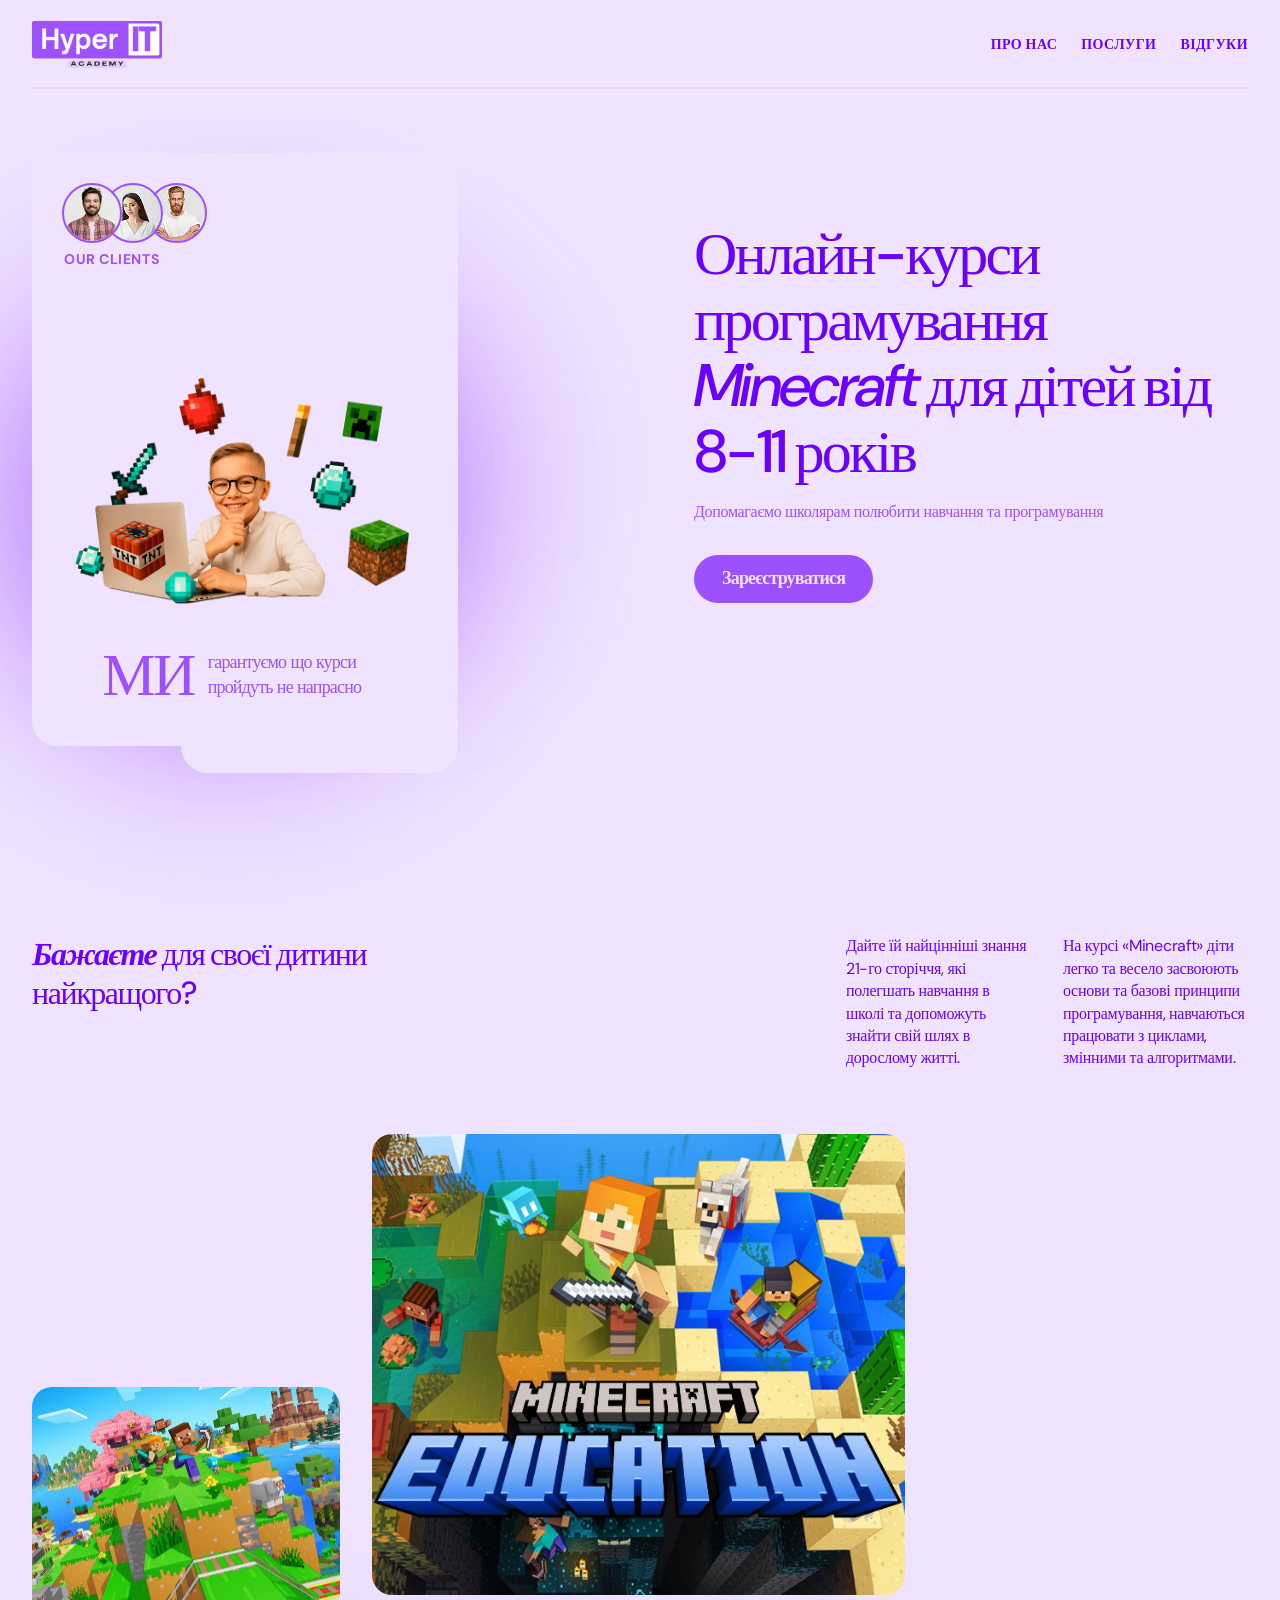
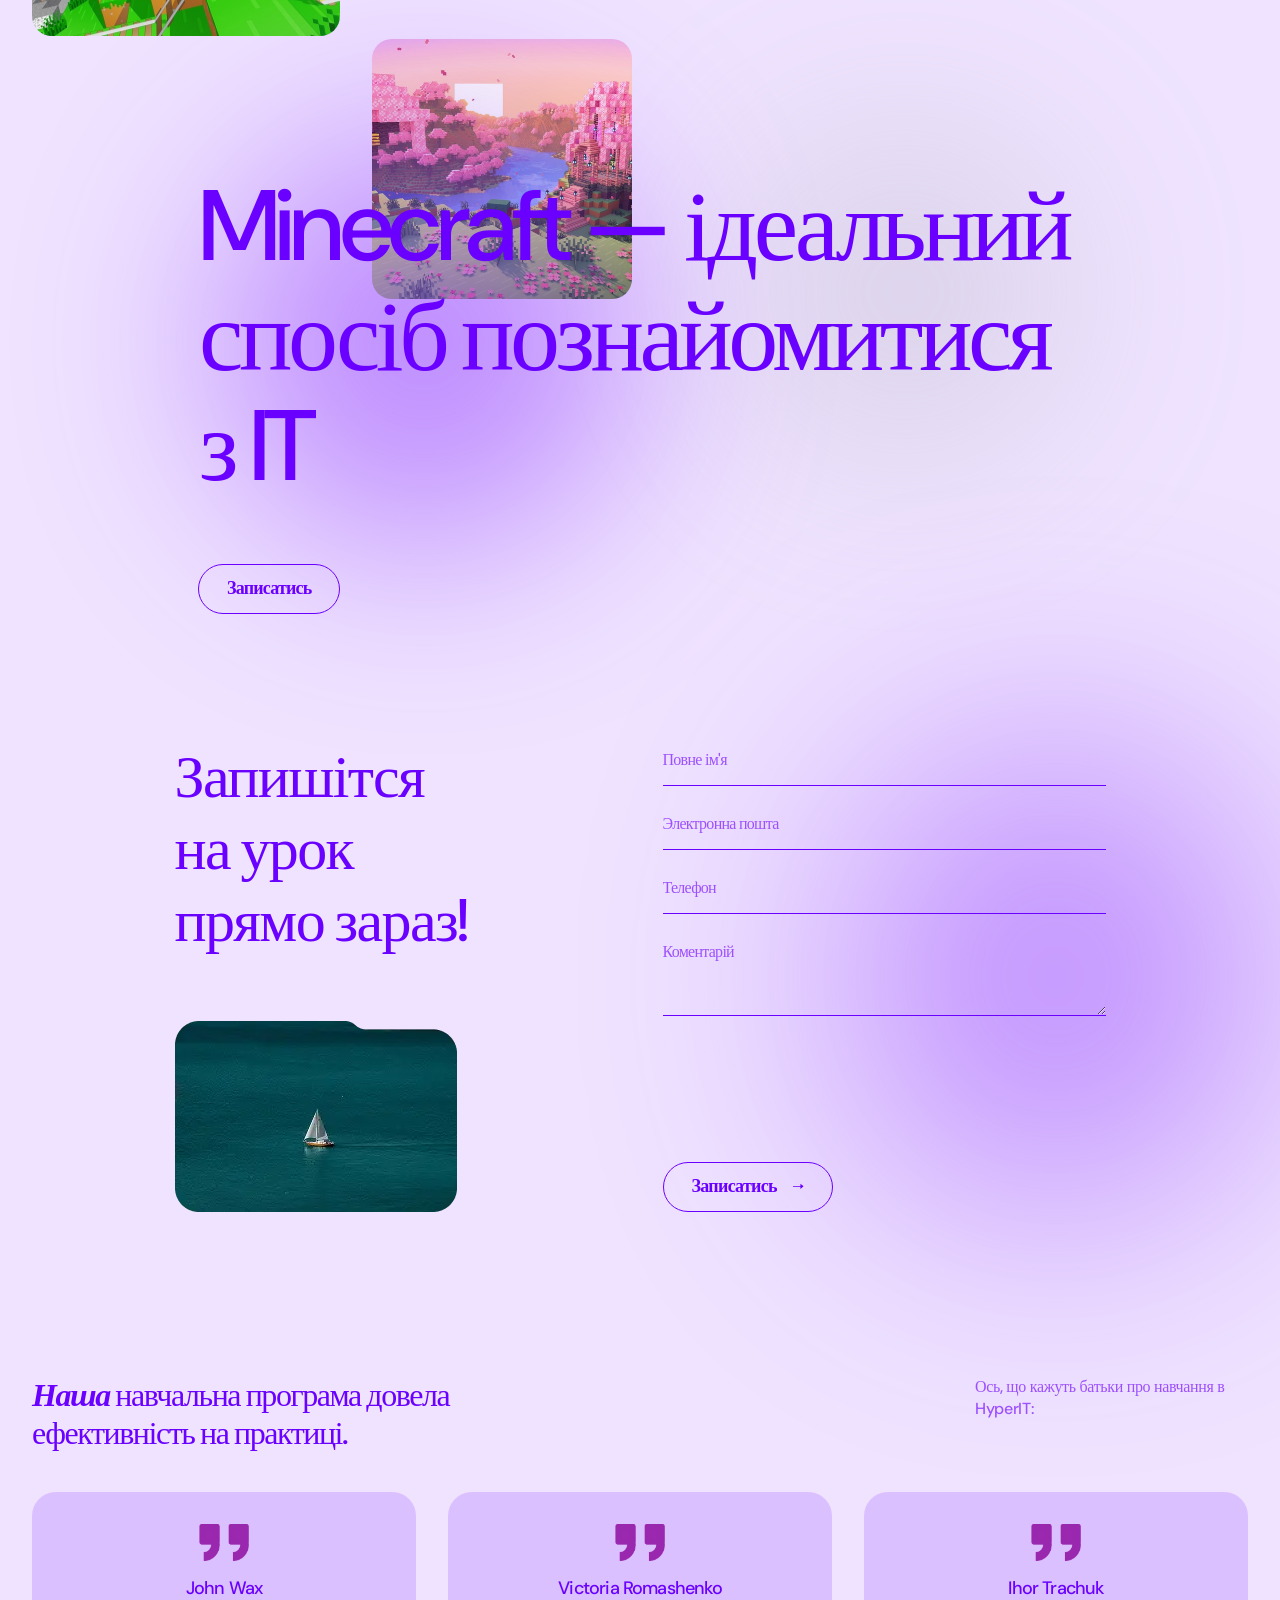
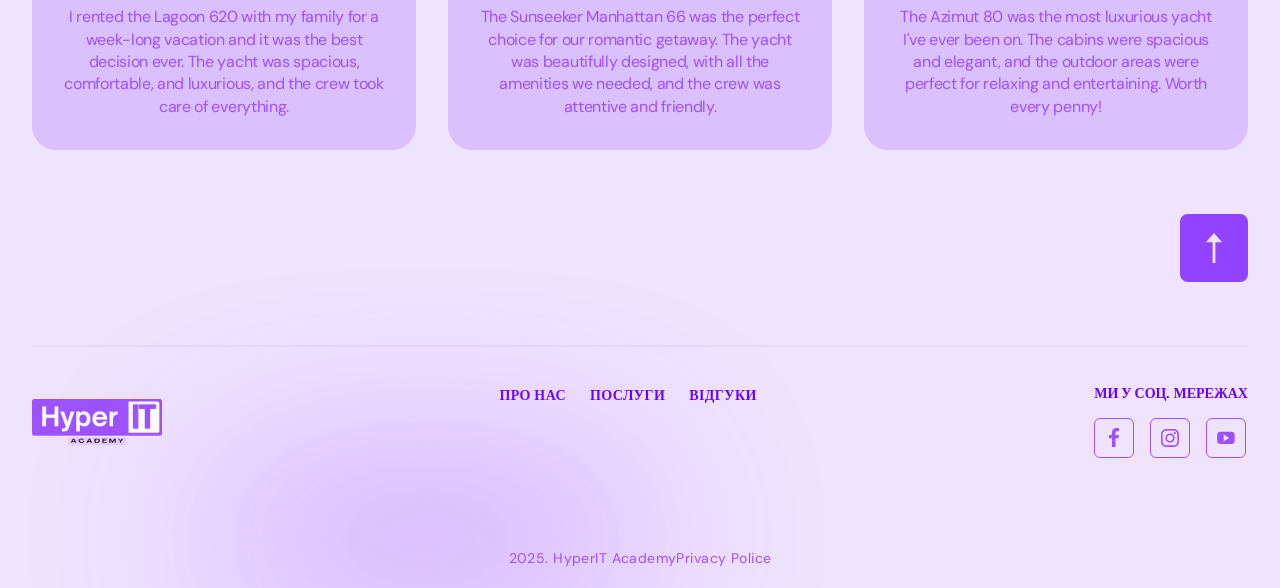
<file: index.html>
<!DOCTYPE html>
<html lang="en">

<head>
  <meta charset="UTF-8">
  <meta name="viewport" content="width=device-width, initial-scale=1.0">
  <title>HyperIT Academy</title>
  <link rel="stylesheet" href="https://cdnjs.cloudflare.com/ajax/libs/modern-normalize/3.0.1/modern-normalize.min.css"
    integrity="sha512-q6WgHqiHlKyOqslT/lgBgodhd03Wp4BEqKeW6nNtlOY4quzyG3VoQKFrieaCeSnuVseNKRGpGeDU3qPmabCANg=="
    crossorigin="anonymous" referrerpolicy="no-referrer" />
  <link rel="preconnect" href="https://fonts.googleapis.com">
  <link rel="preconnect" href="https://fonts.gstatic.com" crossorigin>
  <link
    href="https://fonts.googleapis.com/css2?family=DM+Sans:ital,opsz,wght@0,9..40,100..1000;1,9..40,100..1000&display=swap"
    rel="stylesheet">
  <link rel="stylesheet" href="./styles/main.min.css">
</head>

<body>
  <header class="header" id="header">
    <div class="container">
      <nav class="header__nav">
        <a class="header__logo" href="./index.html">
          <img src="./img/hyper.png" alt="HyperIT Academy" class="header__logo-icon">
        </a>
        <ul class="header__list">
          <li class="header__item">
            <a class="header__link" href="#hero">Про нас</a>
          </li>
          <li class="header__item">
            <a class="header__link" href="#yacht">Послуги</a>
          </li>
          <li class="header__item">
            <a class="header__link" href="#team">Відгуки</a>
          </li>
        </ul>

        <button class="header__menu" data-modal-header-open>
          <svg class="header__menu-icon" xmlns="http://www.w3.org/2000/svg" width="24" height="24" viewBox="0 0 24 24"
            fill="none">
            <path
              d="M2 5.995C2 5.445 2.446 5 2.995 5H11.005C11.2689 5 11.522 5.10483 11.7086 5.29143C11.8952 5.47803 12 5.73111 12 5.995C12 6.25889 11.8952 6.51197 11.7086 6.69857C11.522 6.88517 11.2689 6.99 11.005 6.99H2.995C2.73111 6.99 2.47803 6.88517 2.29143 6.69857C2.10483 6.51197 2 6.25889 2 5.995ZM2 12C2 11.45 2.446 11.005 2.995 11.005H21.005C21.2689 11.005 21.522 11.1098 21.7086 11.2964C21.8952 11.483 22 11.7361 22 12C22 12.2639 21.8952 12.517 21.7086 12.7036C21.522 12.8902 21.2689 12.995 21.005 12.995H2.995C2.73111 12.995 2.47803 12.8902 2.29143 12.7036C2.10483 12.517 2 12.2639 2 12ZM2.995 17.01C2.73111 17.01 2.47803 17.1148 2.29143 17.3014C2.10483 17.488 2 17.7411 2 18.005C2 18.2689 2.10483 18.522 2.29143 18.7086C2.47803 18.8952 2.73111 19 2.995 19H15.005C15.2689 19 15.522 18.8952 15.7086 18.7086C15.8952 18.522 16 18.2689 16 18.005C16 17.7411 15.8952 17.488 15.7086 17.3014C15.522 17.1148 15.2689 17.01 15.005 17.01H2.995Z"
              fill="#6a00ff" />
          </svg>
        </button>
      </nav>
    </div>
  </header>
  <section class="hero" id="hero">
    <div class="container">
      <ul class="hero__items">
        <li class="hero__item">
          <h2 class="hero__title">Онлайн-курси програмування <span class="hero__span">Minecraft</span>
            для дітей від 8-11 років</h2>
          <p class="hero__text">Допомагаємо школярам полюбити навчання та програмування</p>
          <ul class="hero__items-btn">
            <li class="hero__item-btn">
              <button class="hero__button" data-modal-open>Зареєструватися</button>
            </li>
          </ul>
        </li>
        <li class="hero__item">
          <ul class="hero__clients">
            <li class="hero__client">
              <picture>
                <source srcset="./img/desktop/john-desktop@1x.webp 1x, ./img/desktop/john-desktop@2x.webp 2x"
                  media="(min-width: 1246px)">
                <source srcset="./img/tablet/john-tablet@1x.webp 1x, ./img/tablet/john-tablet@2x.webp 2x"
                  media="(min-width: 728px)">
                <source srcset="./img/mobile/john-mobile@1x.webp 1x, ./img/mobile/john-mobile@2x.webp 2x"
                  media="(max-width: 727px)">
                <img src="./img/john.png" alt="man with black hair" class="hero__icon-client">
              </picture>
            </li>
            <li class="hero__client">
              <picture>
                <source srcset="./img/desktop/victoria-desktop@1x.webp 1x, ./img/desktop/victoria-desktop@2x.webp 2x"
                  media="(min-width: 1246px)">
                <source srcset="./img/tablet/viktoria-tablet@1x.webp 1x, ./img/tablet/viktoria-tablet@2x.webp 2x"
                  media="(min-width: 728px)">
                <source srcset="./img/mobile/victoria-mobile@1x.webp 1x, ./img/mobile/victoria-mobile@2x.webp 2x"
                  media="(max-width: 727px)">
                <img src="./img/victoria.png" alt="woman with black hair" class="hero__icon-client">
              </picture>
            </li>
            <li class="hero__client">
              <picture>
                <source srcset="./img/desktop/igor-desktop@1x.webp 1x, ./img/desktop/igor-desktop@2x.webp 2x"
                  media="(min-width: 1246px)">
                <source srcset="./img/desktop/igor-desktop@1x.webp 1x, ./img/desktop/igor-desktop@2x.webp 2x"
                  media="(min-width: 728px)">
                <source srcset="./img/mobile/igor-mobile@1x.webp 1x, ./img/mobile/igor-mobile@2x.webp 2x"
                  media="(max-width: 727px)">
                <img src="./img/igor.png" alt="man with orange hair" class="hero__icon-client">
              </picture>
            </li>
          </ul>
          <p class="hero__client-text">Our Clients</p>
              <img src="./img/laptop-kid.png" alt="yacht" class="hero__img">
          <div class="hero__price">
            <h2 class="hero__price-title">Ми</h2>
            <p class="hero__price-text">гарантуємо що курси пройдуть не напрасно</p>
          </div>
          <picture>

            <!-- <source srcset="./img/desktop/bigboy-desktop@1x.webp 1x, ./img/desktop/bigboy-desktop@2x.webp 2x"
              media="(min-width: 1246px)">
            <source srcset="./img/tablet/bigboy-tablet@1x.webp 1x, ./img/tablet/bigboy-tablet@2x.webp 2x"
              media="(min-width: 728px)">
            <source srcset="./img/mobile/bigboy-mobile@1x.webp 1x, ./img/mobile/bigboy-mobile@2x.webp 2x"
              media="(max-width: 727px)">
            <img src="./img/bigboy.png" alt="man with glasses" class="hero__img-man">
          </picture> -->
        </li>
      </ul>
    </div>
  </section>
  <section class="adventure">
    <div class="container">
      <h2 class="adventure__title"><span class="adventure__yacht">Бажаєте</span> для своєї дитини найкращого?</h2>
      <div class="adventure__box">
        <p class="adventure__text">Дайте їй найцінніші знання 21-го сторіччя, які полегшать навчання в школі та допоможуть знайти свій шлях в дорослому житті.</p>
        <p class="adventure__text">На курсі «Minecraft» діти легко та весело засвоюють основи та базові принципи програмування, навчаються працювати з циклами, змінними та алгоритмами.</p>
      </div>
    </div>
  </section>
  <section class="dream">
    <div class="container">
      <ul class="dream__items">
        <li class="dream__item">
          <!-- <picture>
            <source srcset="./img/desktop/paluba-desktop@1x.webp 1x, ./img/desktop/paluba-desktop@2x.webp 2x"
              media="(min-width: 1246px)">
            <source srcset="./img/tablet/paluba-tablet@1x.webp 1x, ./img/tablet/paluba-tablet@2x.webp 2x"
              media="(min-width: 728px)">
            <source srcset="./img/mobile/paluba-mobile@1x.webp 1x, ./img/mobile/paluba-mobile@2x.webp 2x"
              media="(max-width: 727px)">
            <img src="./img/paluba.png" alt="yacht in water" class="dream__img">
          </picture> -->
          <img src="./img/minecraft-education.jpg" alt="yacht in water" class="dream__img">
          <!-- <picture>
            <source srcset="./img/tablet/yahtbar-tablet@1x.webp 1x, ./img/tablet/yahtbar-tablet@2x.webp 2x"
              media="(min-width: 728px)">
            <source srcset="./img/mobile/bar-mobile@1x.webp 1x, ./img/mobile/bar-mobile@2x.webp 2x"
              media="(max-width: 727px)">
            <img src="./img/bar.png" alt="yacht in kitchen" class="dream__img">
          </picture> -->
          <img src="./img/minecraft-relsi.jpg" alt="yacht in kitchen" class="dream__img">
          <!-- <picture>
            <source srcset="./img/desktop/dreamyacht-desktop@1x.webp 1x, ./img/desktop/dreamyacht-desktop@2x.webp 2x"
              media="(min-width: 1246px)">
            <source srcset="./img/tablet/dreamyacht-tablet@1x.webp 1x, ./img/tablet/dreamyacht-tablet@2x.webp 2x"
              media="(min-width: 728px)">
            <source srcset="./img/mobile/dreamyacht-mobile@1x.webp 1x, ./img/mobile/dreamyacht-mobile@2x.webp 2x"
              media="(max-width: 727px)">
            <img src="./img/dreamyacht.png" alt="yacht" class="dream__img">
          </picture> -->
          <img src="./img/minecraft-sakura.jpg" alt="yacht" class="dream__img">
        </li>
        <li class="dream__item">
          <h2 class="dream__title">Minecraft — ідеальний спосіб познайомитися з IT</h2>
          <button class="dream__btn" data-modal-open>Записатись</button>
          <div class="dream__gradient-right"></div>
          <div class="dream__gradient-left"></div>
        </li>
      </ul>
    </div>
  </section>
  <!-- <section class="yacht" id="yacht">
    <div class="container">
      <h2 class="yacht__main-title">Цікаве та зрозуміле програмування доступне всім дітям:</h2>
      <ul class="yacht__items">
        <li class="yacht__item">
          <picture>
            <source srcset="./img/desktop/arrow-desktop@1x.webp 1x, ./img/desktop/arrow-desktop@2x.webp 2x"
              media="(min-width: 1246px)">
            <source srcset="./img/tablet/arrow-tablet@1x.webp 1x, ./img/tablet/arrow-tablet@2x.webp 2x"
              media="(min-width: 728px)">
            <source srcset="./img/mobile/arrow-mobile@1x.webp 1x, ./img/mobile/arrow-mobile@2x.webp 2x"
              media="(max-width: 727px)">
            <img src="./img/arrow.png" alt="yacht" class="yacht__img">
          </picture>
          <div class="yacht__name">
            <h2 class="yacht__title">Arrow</h2>
            <p class="yacht__subtitle">LUXURY YAHTS </p>
          </div>
          <div class="yacht__descriptions">
            <div class="yacht__descriptions-bio">
              <p class="yacht__text">LENGTH </p>
              <p class="yacht__text">BUILDER </p>
              <p class="yacht__text">BUILT </p>
              <p class="yacht__text">GUESTS </p>
              <p class="yacht__text">PRICE</p>
            </div>
            <div class="yacht__descriptions-opis">
              <p class="yacht__text">48m(155ft) </p>
              <p class="yacht__text">Admiral</p>
              <p class="yacht__text">2021</p>
              <p class="yacht__text">11 in 5 cabins</p>
              <p class="yacht__text">€33,500,000</p>
            </div>
          </div>
        </li>
        <li class="yacht__item">
          <picture>
            <source srcset="./img/desktop/benett-desktop@1x.webp 1x, ./img/desktop/benett-desktop@2x.webp 2x"
              media="(min-width: 1246px)">
            <source srcset="./img/tablet/banneti-tablet@1x.webp 1x, ./img/tablet/banneti-tablet@2x.webp 2x"
              media="(min-width: 728px)">
            <source srcset="./img/mobile/benetti-mobile@1x.webp 1x, ./img/mobile/benetti-mobile@2x.webp 2x"
              media="(max-width: 727px)">
            <img src="./img/banneti.png" alt="yacht" class="yacht__img">
          </picture>
          <div class="yacht__name">
            <h2 class="yacht__title">BENETTI OASIS 40M...</h2>
            <p class="yacht__subtitle">LUXURY YAHTS </p>
          </div>
          <div class="yacht__descriptions">
            <div class="yacht__descriptions-bio">
              <p class="yacht__text">LENGTH </p>
              <p class="yacht__text">SHIPYARD </p>
              <p class="yacht__text">BUILT </p>
              <p class="yacht__text">GUESTS </p>
              <p class="yacht__text">PRICE</p>
            </div>
            <div class="yacht__descriptions-opis">
              <p class="yacht__text">41m (133ft)</p>
              <p class="yacht__text">Benetti</p>
              <p class="yacht__text">2025</p>
              <p class="yacht__text">10 in 5 cabins</p>
              <p class="yacht__text">€23,210,000</p>
            </div>
          </div>
        </li>
        <li class="yacht__item">
          <picture>
            <source srcset="./img/desktop/belle-desktop@1x.webp 1x, ./img/desktop/belle-desktop@2x.webp 2x"
              media="(min-width: 1246px)">
            <source srcset="./img/tablet/belle-tablet@1x.webp 1x, ./img/tablet/belle-tablet@2x.webp 2x"
              media="(min-width: 728px)">
            <source srcset="./img/mobile/belle-mobile@1x.webp 1x, ./img/mobile/belle-mobile@2x.webp 2x"
              media="(max-width: 727px)">
            <img src="./img/belle.png" alt="yacht" class="yacht__img">
          </picture>
          <div class="yacht__name">

            <h2 class="yacht__title">BELLE ANNA</h2>
            <p class="yacht__subtitle">LUXURY YAHTS </p>
          </div>
          <div class="yacht__descriptions">
            <div class="yacht__descriptions-bio">
              <p class="yacht__text">LENGTH </p>
              <p class="yacht__text">SHIPYARD</p>
              <p class="yacht__text">BUILT </p>
              <p class="yacht__text">GUESTS </p>
              <p class="yacht__text">PRICE</p>
            </div>
            <div class="yacht__descriptions-opis">
              <p class="yacht__text">50m(155ft) </p>
              <p class="yacht__text">ISA</p>
              <p class="yacht__text">2012</p>
              <p class="yacht__text">12 in 6 cabins</p>
              <p class="yacht__text">€21,000,000</p>
            </div>
          </div>
        </li>
        <li class="yacht__item">
          <picture>
            <source srcset="./img/desktop/ellen-desktop@1x.webp 1x, ./img/desktop/ellen-desktop@2x.webp 2x"
              media="(min-width: 1246px)">
            <source srcset="./img/tablet/ellen-tablet@1x.webp 1x, ./img/tablet/ellen-tablet@2x.webp 2x"
              media="(min-width: 728px)">
            <source srcset="./img/mobile/ellen-mobile@1x.webp 1x, ./img/mobile/ellen-mobile@2x.webp 2x"
              media="(max-width: 727px)">
            <img src="./img/ellen.png" alt="yacht" class="yacht__img">
          </picture>
          <div class="yacht__name">
            <h2 class="yacht__title">Ellen</h2>
            <p class="yacht__subtitle">LUXURY YAHTS </p>
          </div>
          <div class="yacht__descriptions">
            <div class="yacht__descriptions-bio">
              <p class="yacht__text">LENGTH </p>
              <p class="yacht__text">SHIPYARD</p>
              <p class="yacht__text">BUILT </p>
              <p class="yacht__text">GUESTS </p>
              <p class="yacht__text">PRICE</p>
            </div>
            <div class="yacht__descriptions-opis">
              <p class="yacht__text">40m (132ft)</p>
              <p class="yacht__text">Perini Navi</p>
              <p class="yacht__text">2001 / 2016 (refitted)</p>
              <p class="yacht__text">9 in 4 cabins</p>
              <p class="yacht__text">€9,300,000</p>
            </div>
          </div>
        </li>
        <li class="yacht__item">
          <picture>
            <source srcset="./img/desktop/mirage-desktop@1x.webp 1x, ./img/desktop/mirage-desktop@2x.webp 2x"
              media="(min-width: 1246px)">
            <source srcset="./img/tablet/mirage-tablet@1x.webp 1x, ./img/tablet/mirage-tablet@2x.webp 2x"
              media="(min-width: 728px)">
            <source srcset="./img/mobile/mirage-mobile@1x.webp 1x, ./img/mobile/mirage-mobile@2x.webp 2x"
              media="(max-width: 727px)">
            <img src="./img/mirage.png" alt="yacht" class="yacht__img">
          </picture>
          <div class="yacht__name">
            <h2 class="yacht__title">MIRAGE 401</h2>
            <p class="yacht__subtitle">LUXURY YAHTS </p>
          </div>
          <div class="yacht__descriptions">
            <div class="yacht__descriptions-bio">
              <p class="yacht__text">LENGTH </p>
              <p class="yacht__text">SHIPYARD</p>
              <p class="yacht__text">BUILT </p>
              <p class="yacht__text">GUESTS </p>
              <p class="yacht__text">PRICE</p>
            </div>
            <div class="yacht__descriptions-opis">
              <p class="yacht__text">38m (125ft)</p>
              <p class="yacht__text">Gianetti Custom Yachts</p>

              <p class="yacht__text">2024</p>
              <p class="yacht__text">10 in 5 cabins</p>
              <p class="yacht__text">€13,500,000 </p>
            </div>
          </div>
        </li>
        <li class="yacht__item">
          <picture>
            <source srcset="./img/desktop/king-desktop@1x.webp 1x, ./img/desktop/king-desktop@2x.webp 2x"
              media="(min-width: 1246px)">
            <source srcset="./img/tablet/king-tablet@1x.webp 1x, ./img/tablet/king-tablet@2x.webp 2x"
              media="(min-width: 728px)">
            <source srcset="./img/mobile/king-mobile@1x.webp 1x, ./img/mobile/king-mobile@2x.webp 2x"
              media="(max-width: 727px)">
            <img src="./img/king.png" alt="yacht" class="yacht__img">
          </picture>
          <div class="yacht__name">
            <h2 class="yacht__title">KING</h2>
            <p class="yacht__subtitle">LUXURY YAHTS </p>
          </div>
          <div class="yacht__descriptions">
            <div class="yacht__descriptions-bio">
              <p class="yacht__text">LENGTH </p>
              <p class="yacht__text">SHIPYARD</p>
              <p class="yacht__text">BUILT </p>
              <p class="yacht__text">GUESTS </p>
              <p class="yacht__text">PRICE</p>
            </div>
            <div class="yacht__descriptions-opis">
              <p class="yacht__text">33m (109ft)</p>
              <p class="yacht__text">Overmarine</p>
              <p class="yacht__text">2004 / 2018 (refitted)</p>
              <p class="yacht__text">9 in 4 cabins</p>
              <p class="yacht__text">€1,850,000</p>
            </div>
          </div>
        </li>
        <li class="yacht__item">
          <picture>
            <source srcset="./img/desktop/salt-desktop@1x.webp 1x, ./img/desktop/salt-desktop@2x.webp 2x"
              media="(min-width: 1246px)">
            <source srcset="./img/tablet/salt-tablet@1x.webp 1x, ./img/tablet/salt-tablet@2x.webp 2x"
              media="(min-width: 728px)">
            <source srcset="./img/mobile/salt-mobile@1x.webp 1x, ./img/mobile/salt-mobile@2x.webp 2x"
              media="(max-width: 727px)">
            <img src="./img/salt.png" alt="yacht" class="yacht__img">
          </picture>
          <div class="yacht__name">
            <h2 class="yacht__title">SALT</h2>
            <p class="yacht__subtitle">LUXURY YAHTS </p>
          </div>
          <div class="yacht__descriptions">
            <div class="yacht__descriptions-bio">
              <p class="yacht__text">LENGTH </p>
              <p class="yacht__text">BUILDER </p>
              <p class="yacht__text">BUILT </p>
              <p class="yacht__text">GUESTS </p>
              <p class="yacht__text">PRICE</p>
            </div>
            <div class="yacht__descriptions-opis">
              <p class="yacht__text">32m (105ft)</p>
              <p class="yacht__text">SanLorenzo</p>
              <p class="yacht__text">2019</p>
              <p class="yacht__text">11 in 5 cabins</p>
              <p class="yacht__text">€7,800,000 </p>
            </div>
          </div>
        </li>
        <li class="yacht__item">
          <picture>
            <source srcset="./img/desktop/storm-desktop@1x.webp 1x, ./img/desktop/storm-desktop@2x.webp 2x"
              media="(min-width: 1246px)">
            <source srcset="./img/tablet/storm-tablet@1x.webp 1x, ./img/tablet/storm-tablet@2x.webp 2x"
              media="(min-width: 728px)">
            <source srcset="./img/mobile/storm-mobile@1x.webp 1x, ./img/mobile/storm-mobile@2x.webp 2x"
              media="(max-width: 727px)">

            <img src="./img/storm.png" alt="yacht" class="yacht__img">
          </picture>
          <div class="yacht__name">
            <h2 class="yacht__title">STORM</h2>
            <p class="yacht__subtitle">LUXURY YAHTS </p>
          </div>
          <div class="yacht__descriptions">
            <div class="yacht__descriptions-bio">
              <p class="yacht__text">LENGTH </p>
              <p class="yacht__text">SHIPYARD</p>
              <p class="yacht__text">BUILT </p>
              <p class="yacht__text">GUESTS </p>
              <p class="yacht__text">PRICE</p>
            </div>
            <div class="yacht__descriptions-opis">
              <p class="yacht__text">32m (103ft)</p>
              <p class="yacht__text">Overmarine</p>
              <p class="yacht__text">2005 / 2022 (refitted)</p>
              <p class="yacht__text">9 in 4 cabins</p>
              <p class="yacht__text">€2,900,000 </p>
            </div>
          </div>
        </li>
        <li class="yacht__item">
          <picture>
            <source srcset="./img/desktop/collu-desktop@1x.webp 1x, ./img/desktop/collu-desktop@2x.webp 2x"
              media="(min-width: 1246px)">
            <source srcset="./img/tablet/collu-tablet@1x.webp 1x, ./img/tablet/collu-tablet@2x.webp 2x"
              media="(min-width: 728px)">
            <source srcset="./img/mobile/collu-mobile@1x.webp 1x, ./img/mobile/collu-mobile@2x.webp 2x"
              media="(max-width: 727px)">
            <img src="./img/collu.png" alt="yacht" class="yacht__img">
          </picture>
          <div class="yacht__name">
            <h2 class="yacht__title">COLLU </h2>
            <p class="yacht__subtitle">LUXURY YAHTS </p>
          </div>
          <div class="yacht__descriptions">
            <div class="yacht__descriptions-bio">
              <p class="yacht__text">LENGTH </p>
              <p class="yacht__text">SHIPYARD</p>
              <p class="yacht__text">BUILT </p>
              <p class="yacht__text">GUESTS </p>
              <p class="yacht__text">PRICE </p>
            </div>
            <div class="yacht__descriptions-opis">
              <p class="yacht__text">29m (96ft)</p>
              <p class="yacht__text">Ferretti</p>
              <p class="yacht__text">2014</p>
              <p class="yacht__text">10 in 5 cabins</p>
              <p class="yacht__text">$4,300,000</p>
            </div>
          </div>
        </li>
      </ul>
    </div>
  </section> -->
  <!-- <section class="about">
    <div class="container">
      <ul class="about__list">
        <li class="about__item">
          <picture>
            <source srcset="
                    ./img/desktop/diving-desktop@1x.webp 1x,
                    ./img/desktop/diving-desktop@2x.webp 2x
                  " media="(min-width: 1246px)" />
            <source srcset="
                    ./img/tablet/diving-tablet@1x.webp 1x,
                    ./img/tablet/diving-tablet@2x.webp 2x
                  " media="(min-width: 728px)" />
            <source srcset="
                    ./img/mobile/diving-mobile@1x.webp 1x,
                    ./img/mobile/diving-mobile@2x.webp 2x
                  " media="(max-width: 727px)" />
            <img src="./img/diving.png" alt="" class="about__img" />
          </picture>
          <button type="button" class="about__btn">Diving</button>
        </li>
        <li class="about__item">
          <picture>
            <source srcset="
                    ./img/desktop/fishing-desktop@1x.webp 1x,
                    ./img/desktop/fishing-desktop@2x.webp 2x
                  " media="(min-width: 1246px)" />
            <source srcset="
                    ./img/tablet/fishing-tablet@1x.webp 1x,
                    ./img/tablet/fishing-tablet@2x.webp 2x
                  " media="(min-width: 728px)" />
            <source srcset="
                    ./img/mobile/fishing-mobile@1x.webp 1x,
                    ./img/mobile/fishing-mobile@2x.webp 2x
                  " media="(max-width: 727px)" />
            <img src="./img/fishing.png" alt="" class="about__img" />
          </picture>
          <button type="button" class="about__btn">Fishing</button>
        </li>
        <li class="about__item">
          <picture>
            <source srcset="
                    ./img/desktop/sunbathing-desktop@1x.webp 1x,
                    ./img/desktop/sunbathing-desktop@2x.webp 2x
                  " media="(min-width: 1246px)" />
            <source srcset="
                    ./img/tablet/sunbathing-tablet@1x.webp 1x,
                    ./img/tablet/sunbathing-tablet@2x.webp 2x
                  " media="(min-width: 728px)" />
            <source srcset="
                    ./img/mobile/sunbathing-mobile@1x.webp 1x,
                    ./img/mobile/sunbathing-mobile@2x.webp 2x
                  " media="(max-width: 727px)" />
            <img src="./img/sunbathing.png" alt="" class="about__img" />
          </picture>
          <button type="button" class="about__btn">Sunbathing</button>
        </li>
      </ul>
    </div>
  </section> -->
  <section class="rent">
    <div class="container">
      <div class="title__box">
        <h2 class="rent__title">Запишітся на урок прямо зараз!</h2>
        <picture>
          <source srcset="
              ./img/desktop/yahtmini-desktop@1x.webp 1x,
              ./img/desktop/yahtmini-desktop@2x.webp 2x
            " media="(min-width: 1280px)" />
          <source srcset="
              ./img/tablet/mimiyacht-tablet@1x.webp 1x,
              ./img/tablet/mimiyacht-tablet@2x.webp 2x
            " media="(min-width: 728px)" />
          <source srcset="
              ./img/mobile/miniyacht-mobile@1x.webp 1x,
              ./img/mobile/miniyacht-mobile@2x.webp 2x
            " media="(max-width: 727px)" />
          <img src="./img/yahtmini.png" alt="yacht" class="rent__img" />
        </picture>
      </div>
      <form class="rent__form" name="contact-form">
        <input class="rent__input" type="text" name="username" id="username" placeholder="Повне ім'я"
          title="The name must contain at least three Latin letters" required />
        <input class="rent__input" type="email" name="user-email" id="email" placeholder="Электронна пошта" required />
        <input class="rent__input" type="tel" name="user-tel" id="tel" placeholder="Телефон"
          pattern="\+?[0-9\s\-\(\)]{7,}" required />
        <textarea class="rent__textarea" name="user-comment" id="comment" placeholder="Коментарій"></textarea>
        <button type="submit" class="rent__button" data-modal-open>
          Записатись<svg class="rent__button-icon">
            <use href="./img/symbol-defs.svg#icon-arrow-left"></use>
          </svg>
        </button>
      </form>
    </div>
  </section>
  <section class="team" id="team">
    <div class="container">
      <ul class="team__info">
        <li class="team__info__item">
          <h2 class="team__info__title">
            <span class="team__info__span">Наша</span> навчальна програма довела ефективність на практиці.
          </h2>
        </li>
        <li class="team__info__item">
          <p class="team__info__subtitle">
            Ось, що кажуть батьки про навчання в HyperIT:
          </p>
        </li>
      </ul>
      <ul class="team__list">
        <li class="team__item">
          <img src="./img/quote-purple.png" alt="John" class="team__img" />
          <h2 class="team__title">John Wax</h2>
          <p class="team__text">
            I rented the Lagoon 620 with my family for a week-long vacation and it
            was the best decision ever. The yacht was spacious, comfortable, and
            luxurious, and the crew took care of everything.
          </p>
        </li>
        <li class="team__item">
          <img src="./img/quote-purple.png" alt="John" class="team__img" />
          <h2 class="team__title">Victoria Romashenko</h2>
          <p class="team__text">
            The Sunseeker Manhattan 66 was the perfect choice for our romantic
            getaway. The yacht was beautifully designed, with all the amenities we
            needed, and the crew was attentive and friendly.
          </p>
        </li>
        <li class="team__item">
          <img src="./img/quote-purple.png" alt="John" class="team__img" />
          <h2 class="team__title">Ihor Trachuk</h2>
          <p class="team__text">
            The Azimut 80 was the most luxurious yacht I've ever been on. The
            cabins were spacious and elegant, and the outdoor areas were perfect
            for relaxing and entertaining. Worth every penny!
          </p>
        </li>
      </ul>
    </div>
  </section>

  <section class="scroll">
    <div class="container">
      <!-- <button id="scroll-btn" class="scroll__btn"> -->
        <a href="#header" class="scroll__link">
          <svg class="scroll__svg">
            <use href="./img/symbol-defs.svg#icon-arrow-up"></use>
          </svg>
        </a>
      <!-- </button> -->
    </div>
  </section>
  <footer class="footer">
    <div class="container">
      <a href="" class="footer__logo">
        <img src="./img/hyper.png" alt="HyperIT Academy" class="footer__logo-icon">
        </svg>
      </a>
      <nav class="footer__nav">
        <ul class="footer__list">
          <li class="footer__item">
            <a class="footer__link" href="#hero">Про нас</a>
          </li>
          <li class="footer__item">
            <a class="footer__link" href="#yacht">Послуги</a>
          </li>
          <li class="footer__item">
            <a class="footer__link" href="#team">Відгуки</a>
          </li>
        </ul>
      </nav>

      <div class="footer__box">
        <p class="footer__box-text">
          Ми у соц. мережах
        </p>

        <ul class="footer__box-list">
          <li class="footer__box-item">
            <a href="https://www.facebook.com/" class="footer__box-link" target="_blank">
              <svg class="footer__box-img">
                <use href="./img/symbol-defs.svg#icon-facebook"></use>
              </svg>
            </a>
          </li>
          <li class="footer__box-item">
            <a href="https://www.instagram.com/" class="footer__box-link" target="_blank">
              <svg class="footer__box-img">
                <use href="./img/symbol-defs.svg#icon-instagram"></use>
              </svg>
            </a>
          </li>
          <li class="footer__box-item">
            <a href="https://www.youtube.com/" class="footer__box-link" target="_blank">
              <svg class="footer__box-img">
                <use href="./img/symbol-defs.svg#icon-youtube"></use>
              </svg>
            </a>
          </li>
        </ul>
      </div>
    </div>
    <p class="footer__copywright">2025. HyperIT AcademyㅤㅤPrivacy Police</p>
  </footer>
  <div class="backdrop is-hidden" id="mobile-menu" data-modal-header>
    <div class="container">
      <div class="backdrop__logos">
        <a class="header__logo" href="./index.html">
          <img src="./img/hyper.png" alt="HyperIT Academy" class="header__logo-icon">
        </a>
        <button class="backdrop__close">
          <svg class="backdrop__close-icon" xmlns="http://www.w3.org/2000/svg" viewBox="0 0 24 24" fill="none"
            data-modal-header-close>
            <path d="M18 6L6 18" stroke="#6a00ff" stroke-width="1.3" stroke-linecap="round" stroke-linejoin="round" />
            <path d="M6 6L18 18" stroke="#6a00ff" stroke-width="1.3" stroke-linecap="round" stroke-linejoin="round" />
          </svg>
        </button>
      </div>
      <div class="backdrop__nav">
        <ul class="backdrop__list">
          <li class="backdrop__item">
            <a class="backdrop__link" href="#header">Про нас</a>
          </li>
          <li class="backdrop__item">
            <a class="backdrop__link" href="#yacht">Послуги</a>
          </li>
          <li class="backdrop__item">
            <a class="backdrop__link" href="#team">Відгуки</a>
          </li>
        </ul>
      </div>
    </div>
  </div>
  <section class="thank">
    <div class="backdrop is-hidden" data-modal>
      <div class="modal">
        <button class="modal__btn" type="button" data-modal-close>
          <svg class="modal__icon" width="24" height="24">
            <use href="./img/symbol-defs.svg#icon-x"></use>
          </svg>
        </button>
        <picture class="modal__picture">
          <source srcset="
                ./img/desktop/cardyacht-desktop@1x.webp 1x,
                ./img/desktop/cardyacht-desktop@2x.webp 2x
              " media="(min-width: 1246px)" type="image/png" />
          <source srcset="
                ./img/tablet/cardyacht-tablet@1x.webp 1x,
                ./img/tablet/cardyacht-tablet@2x.webp 2x
              " media="(min-width: 728px)" type="image/png" />
          <source srcset="
                ./img/mobile/cardyacht-mobile@1x.webp 1x,
                ./img/mobile/cardyacht-mobile@2x.webp 2x
              " media="(max-width: 727px)" type="image/png" />
          <img src="./img/cardyacht.png" alt="yacht" class="modal__yacht" />
        </picture>
        <h3 class="modal__title">Реєстрування</h3>
        <form class="rent__form" name="contact-form">
          <input class="rent__input" type="text" name="username" id="username" placeholder="Повне ім'я"
            title="The name must contain at least three Latin letters" required />
          <input class="rent__input" type="email" name="user-email" id="email" placeholder="Электронна пошта" required />
          <input class="rent__input" type="tel" name="user-tel" id="tel" placeholder="Телефон"
            pattern="\+?[0-9\s\-\(\)]{7,}" required />
          <textarea class="rent__textarea" name="user-comment" id="comment" placeholder="Коментарій"></textarea>
          <button type="submit" class="rent__button" data-modal-open>
            Записатись<svg class="rent__button-icon">
              <use href="./img/symbol-defs.svg#icon-arrow-left"></use>
            </svg>
          </button>
        </form>
      </div>
    </div>
  </section>
  <script type="module" src="./js/index.js"></script>
</body>

</html>
</file>
<file: styles/main.min.css>
a{text-decoration:none}ul{list-style:none;margin:0;padding:0}address{font-style:normal}button{border:none;cursor:pointer}img{width:100%;max-width:100%;height:auto;display:block}h1,h2,h3,h4,h5,h5,h6,p{margin:0;padding:0;font-weight:400}html{scroll-snap-type:x mandatory;scroll-behavior:smooth;scrollbar-color:#dbc0ff #efe3ff}body{position:relative;font-family:"DM Sans",serif;background-color:#efe3ff}.container{max-width:1246px;margin:0px auto;padding:0px 15px;transition:500ms}@media screen and (min-width: 362px){.container{width:362px}}@media screen and (min-width: 728px){.container{width:728px}}@media screen and (min-width: 1246px){.container{width:1246px}}.header{background-color:var(--dark_blue);padding:24px 0px 0px 0px}@media screen and (min-width: 728px){.header{padding:32px 0px 0px 0px}}.header .container{padding:0px 15px 24px 15px;position:relative}.header .container::after{content:"";position:absolute;bottom:0px;left:50%;right:50%;transform:translate(-50%, -50%);width:335px;height:1px;border-top:1px solid rgba(162,108,255,.2);transition:250ms}@media screen and (max-width: 335px){.header .container::after{width:100%}}@media screen and (min-width: 728px){.header .container::after{width:704px}}@media screen and (min-width: 1246px){.header .container::after{width:1216px}}@media screen and (min-width: 728px){.header .container{padding:0px 15px 32px 15px}}.header__nav{height:25px;display:flex;align-items:center;justify-content:space-between}.header__logo{display:flex;align-items:center;gap:8px;color:#6a00ff;font-size:14px;font-weight:700;line-height:1.2;letter-spacing:.42px;text-transform:uppercase;transition:250ms;outline:none}@media screen and (min-width: 728px){.header__logo{font-size:18px;line-height:1.2;letter-spacing:.54px}}.header__logo-icon{width:100px}@media screen and (min-width: 728px){.header__logo-icon{width:130px}}.header__logo:hover,.header__logo:focus{transform:scale(1.1)}.header__list{display:flex;gap:24px;align-items:center;height:100%}@media screen and (max-width: 727px){.header__list{display:none}}.header__item{color:rgba(246,245,239,.5);font-size:14px;font-weight:700;line-height:1.18;letter-spacing:.42px;text-transform:uppercase;padding:35px 0}.header__link{color:#6a00ff;font-size:14px;font-weight:700;line-height:118%;letter-spacing:.42px;text-transform:uppercase;transition:250ms;outline:none}.header__link:hover,.header__link:focus{color:#9d51fe}.header__menu{background:none;border:none;cursor:pointer;display:block}@media screen and (min-width: 728px){.header__menu{display:none}}.header__menu-icon{width:24px;height:24px}.hero{padding:40px 0px 80px 0px}@media screen and (min-width: 728px){.hero{padding:64px 0px 100px 0px}}@media screen and (min-width: 1246px){.hero{padding:64px 0px 164px 0px}}.hero .container{position:relative;z-index:5}.hero .container::before{content:"";position:absolute;top:400px;left:0px;width:279px;height:279px;border-radius:279px;opacity:.6;background:#9d51fe;filter:blur(100px)}@media screen and (max-width: 361px){.hero .container::before{width:100%}}@media screen and (min-width: 728px){.hero .container::before{top:480px;width:414px;height:414px;border-radius:414px;opacity:.9}}@media screen and (min-width: 1246px){.hero .container::before{top:150px}}.hero .container::after{content:"";position:absolute;top:400px;left:0px;width:279px;height:279px;border-radius:279px;opacity:.9;background:#9d51fe;filter:blur(100px);z-index:-3}@media screen and (max-width: 361px){.hero .container::after{width:100%}}@media screen and (min-width: 728px){.hero .container::after{left:50px;width:316.907px;height:316.908px;border-radius:316.908px;opacity:.3}}@media screen and (min-width: 1246px){.hero .container::after{top:150px;left:150px;width:316px;height:316px;border-radius:316px}}.hero__items{display:flex;flex-direction:column;justify-content:space-between;gap:40px}@media screen and (min-width: 1246px){.hero__items{flex-direction:row}}.hero__item{position:relative}.hero__items>.hero__item:nth-child(1){padding:0px 0px 0px 0px}@media screen and (min-width: 1246px){.hero__items>.hero__item:nth-child(1){order:2;padding:68px 0px 0px 0px}}.hero__title{width:100%;color:#6a00ff;font-size:36px;font-weight:500;line-height:1.1;letter-spacing:-1.62px}@media screen and (min-width: 728px){.hero__title{font-size:60px;letter-spacing:-2.7px}}@media screen and (min-width: 1246px){.hero__title{width:554px}}.hero__title .hero__span{font-style:italic}.hero__text{width:100%;color:#9d51fe;font-size:14px;font-weight:400;line-height:1.4;letter-spacing:-0.28px;margin:14px 0px 24px 0px}@media screen and (min-width: 728px){.hero__text{width:539px;font-size:16px;letter-spacing:-0.32px;margin:16px 0px 32px 0px}}.hero__items-btn{display:flex;flex-wrap:wrap;gap:8px}.hero__button{width:100%;border:none;border-radius:60px;background:#9d51fe;padding:14px 28px;color:#efe3ff;font-size:14px;font-weight:700;line-height:1.1;letter-spacing:-0.63px;transition:250ms}@media screen and (min-width: 728px){.hero__button{font-size:18px;letter-spacing:-0.81px}}.hero__button:hover,.hero__button:focus{background-color:#8223ff;outline:none}.hero__items-btn>.hero__item-btn:nth-child(2)>.hero__button{outline:1px solid #6a00ff;color:#6a00ff;background:rgba(0,0,0,0);transition:250ms ease-in-out}.hero__items-btn>.hero__item-btn:nth-child(2)>.hero__button:hover,.hero__items-btn>.hero__item-btn:nth-child(2)>.hero__button:focus{background:rgba(0,0,0,0);color:#9d51fe;outline:1px solid #6a00ff}.hero__items>.hero__item:nth-child(2){padding:24px 24px 28px 24px;background-color:#efe3ff;border-radius:25px;border-bottom-right-radius:0px;position:relative;margin:0px 0px 19px 0px}@media screen and (min-width: 728px){.hero__items>.hero__item:nth-child(2){padding:32px 32px 38px 32px;width:426px;margin:0px 0px 25.7px 0px}}@media screen and (min-width: 1246px){.hero__items>.hero__item:nth-child(2){order:1}}.hero__items>.hero__item:nth-child(2)::after{content:"";position:absolute;bottom:-4.57%;right:0;width:65%;height:4.57%;border-bottom-left-radius:30px;border-bottom-right-radius:30px;background-color:#efe3ff}.hero__clients{display:flex;position:relative}.hero__client{z-index:9}.hero__clients>.hero__client:nth-child(2){position:absolute;top:0px;left:41px;z-index:8}.hero__clients>.hero__client:nth-child(3){position:absolute;top:0px;left:85px;z-index:7}.hero__icon-client{width:48px;border-radius:48px;outline:2px solid #9d51fe}@media screen and (min-width: 728px){.hero__icon-client{width:56px;border-radius:56px}}.hero__clients>.hero__client:nth-child(2)>.hero__icon-client{position:absolute;top:0px;left:60px}.hero__clients>.hero__client:nth-child(3)>.hero__icon-client{position:absolute;top:0px;left:60px}.hero__client-text{color:#9d51fe;font-size:14px;font-weight:700;line-height:1.1;letter-spacing:.56px;text-transform:uppercase;margin:13px 0px 0px 0px}@media screen and (min-width: 728px){.hero__client-text{margin:11px 0px 0px 0px}}.hero__img{width:100%;margin:52px 0px 14px 0px}@media screen and (min-width: 728px){.hero__img{margin:111px 0px 22px 0px}}.hero__price{display:flex;gap:14px;justify-content:center;align-items:center}@media screen and (max-width: 200px){.hero__price{flex-wrap:wrap}}.hero__price-title{color:#9d51fe;font-size:48px;font-weight:400;line-height:1.1;letter-spacing:-2.16px;text-transform:uppercase}@media screen and (min-width: 728px){.hero__price-title{font-size:60px;letter-spacing:-2.7px}}.hero__price-text{width:100%;color:#9d51fe;font-size:14px;font-weight:400;line-height:1.1;letter-spacing:-0.63px}@media screen and (min-width: 728px){.hero__price-text{width:180px;font-size:18px;line-height:1.4;letter-spacing:-0.81px}}.hero__img-man{border-radius:24px;width:133px;position:absolute;top:35px;right:-12px}@media screen and (min-width: 728px){.hero__img-man{width:233px;right:-146px}}@media screen and (min-width: 1246px){.hero__img-man{right:-112px}}.adventure{padding-bottom:64px}.adventure .container{display:flex;flex-direction:column;gap:40px}@media screen and (min-width: 1246px){.adventure .container{display:flex;flex-direction:row;gap:32px}}.adventure__yacht{font-size:32px;font-style:italic;font-weight:600;line-height:1.1;letter-spacing:-1.44px;gap:20px}.adventure__box{display:flex;gap:14px}@media screen and (max-width: 250px){.adventure__box{flex-wrap:wrap}}@media screen and (min-width: 728px){.adventure__box{gap:32px;margin-left:auto}}.adventure__title{color:#6a00ff;font-size:32px;font-weight:500;line-height:1.2;letter-spacing:-1.44px;width:100%}@media screen and (min-width: 728px){.adventure__title{width:460px}}.adventure__text{color:#6a00ff;font-size:16px;font-weight:400;line-height:1.4;letter-spacing:-0.28px;width:100%}@media screen and (min-width: 728px){.adventure__text{width:185px}}@media screen and (min-width: 1246px){.adventure__text{line-height:1.4}}.dream .container{padding:983px 15px 0px 15px;position:relative;z-index:9}@media screen and (min-width: 728px){.dream .container{padding:1035px 15px 0px 15px}}@media screen and (min-width: 1246px){.dream .container{padding:637px 15px 0px 15px}}.dream .container::before{content:"";position:absolute;top:900px;left:0px;width:255px;height:255px;background-color:#9d51fe;opacity:.6;filter:blur(100px);z-index:-3}@media screen and (max-width: 361px){.dream .container::before{width:100%}}@media screen and (min-width: 728px){.dream .container::before{top:950px;left:0;width:399px;height:399px;border-radius:399px;background:#9d51fe}}@media screen and (min-width: 1246px){.dream .container::before{top:600px;left:200px;width:414px;height:414px;border-radius:414px;background:#9d51fe}}.dream .container::after{content:"";position:absolute;top:850px;right:0px;width:195px;height:195px;background:#a6a9b2;opacity:.3;filter:blur(100px);z-index:-3}@media screen and (max-width: 361px){.dream .container::after{width:100%}}@media screen and (min-width: 728px){.dream .container::after{top:900px;right:0px;width:304px;height:304px;border-radius:304px}}@media screen and (min-width: 1246px){.dream .container::after{top:600px;right:200px;width:316px;height:316px;border-radius:316px}}.dream__items{display:flex;flex-direction:column;position:relative}.dream__item{display:flex;flex-direction:column}.dream__items>.dream__item:nth-child(1){position:absolute;top:0px;left:0px;transform:translateY(-830px);gap:24px;z-index:-4}@media screen and (max-width: 300px){.dream__items>.dream__item:nth-child(1){transform:translateY(-700px)}}@media screen and (min-width: 728px){.dream__items>.dream__item:nth-child(1){transform:translateY(-1035px);gap:32px}}@media screen and (min-width: 1246px){.dream__items>.dream__item:nth-child(1){transform:translateY(-637px)}}.dream__img{width:100%;border-radius:20px}@media screen and (min-width: 728px){.dream__items>.dream__item:nth-child(1)>.dream__img:nth-child(2){width:308px}.dream__items>.dream__item:nth-child(1)>.dream__img:nth-child(3){width:260px;position:absolute;top:863px;left:340px}}@media screen and (min-width: 1246px){.dream__items>.dream__item:nth-child(1)>.dream__img:nth-child(1){width:533px;margin:0px 0px 0px 340px}.dream__items>.dream__item:nth-child(1)>.dream__img:nth-child(2){position:absolute;top:253px;left:0px}.dream__items>.dream__item:nth-child(1)>.dream__img:nth-child(3){width:260px;position:absolute;top:505px;left:340px}}.dream__items>.dream__item:nth-child(1)>.dream__img:nth-child(3){margin:0px 0px 0px auto;width:260px}.dream__items>.dream__item:nth-child(2){z-index:5;gap:40px;position:relative}@media screen and (min-width: 728px){.dream__items>.dream__item:nth-child(2){margin:0px auto;width:641px;gap:64px}}@media screen and (min-width: 1246px){.dream__items>.dream__item:nth-child(2){width:882px}}.dream__title{width:100%;color:#6a00ff;font-size:36px;font-weight:500;line-height:1.1;letter-spacing:-1.62px}@media screen and (min-width: 728px){.dream__title{font-size:71px;letter-spacing:-3.15px}}@media screen and (min-width: 1246px){.dream__title{font-size:100px;letter-spacing:-4.5px}}.dream__btn{margin:0px auto auto 0px;border:none;outline:1px solid #6a00ff;color:#6a00ff;border-radius:60px;padding:14px 28px;color:#6a00ff;background-color:rgba(0,0,0,0);cursor:pointer;font-size:14px;font-weight:700;line-height:1.1;letter-spacing:-0.63px;transition:250ms}.dream__btn:hover,.dream__btn:focus{background:rgba(0,0,0,0);color:#9d51fe;outline:1px solid #6a00ff}@media screen and (min-width: 728px){.dream__btn{font-size:18px;letter-spacing:-0.81px}}.yacht{padding:80px 0px 0px 0px}.yacht .container{display:flex;flex-direction:column;gap:30px;padding:0px 15px}@media screen and (min-width: 1246px){.yacht .container{padding:0px 76px}}.yacht__main-title{font-size:40px;color:#6a00ff;font-weight:500;line-height:1.1;letter-spacing:-1.44px;gap:20px;width:100%}@media screen and (max-width: 300px){.yacht__main-title{font-size:30px}}@media screen and (min-width: 728px){.yacht__main-title{font-size:50px;width:500px}}.yacht__items{display:flex;overflow-x:auto;scroll-snap-type:x mandatory;scroll-behavior:smooth;scrollbar-color:#dbc0ff #efe3ff;padding:0px 0px 5px 0px;gap:16px}.yacht__items:focus{outline:none}.yacht__item{width:100%;padding:18px 18px 24px 18px;display:flex;flex-direction:column;gap:24px;background-color:#dbc0ff;border-radius:25px}@media screen and (min-width: 728px){.yacht__item{gap:32px;padding:16px 16px 32px 16px}}.yacht__img{width:100%;border-radius:24px}.yacht__name{display:flex;justify-content:space-between;margin:0px 6px}@media screen and (min-width: 728px){.yacht__name{margin:0px 16px}}.yacht__title{color:#6a00ff;font-size:16px;font-weight:700;line-height:1.2;letter-spacing:-0.72px;text-transform:uppercase}.yacht__subtitle{color:#6a00ff;font-size:12px;font-weight:400;line-height:1.2;letter-spacing:.36px;text-transform:uppercase;opacity:.4}.yacht__descriptions{width:287px;display:flex;gap:32px;margin:0px 6px}.yacht__descriptions-bio{display:flex;flex-direction:column;gap:6px}.yacht__descriptions-opis{display:flex;flex-direction:column;gap:6px}@media screen and (min-width: 728px){.yacht__descriptions{margin:0px 16px;width:280px}}@media screen and (min-width: 1246px){.yacht__descriptions{width:290px}}.yacht__text{width:100%;flex-basis:calc((100% - 40px)/2);color:#6a00ff;font-size:14px;font-weight:400;line-height:1.2;letter-spacing:.42px;text-transform:uppercase}.yacht__descriptions-opis>.yacht__text{text-transform:none}.about{padding-top:80px;padding-bottom:80px}@media screen and (min-width: 728px){.about{padding-top:100px;padding-bottom:100px}}@media screen and (min-width: 1246px){.about{padding-top:164px;padding-bottom:164px}}.about .container{position:relative}.about .container::before{content:"";position:absolute;top:230px;left:0px;width:180px;height:323px;border-radius:323px;opacity:.6;background:#9d51fe;filter:blur(100px);z-index:-3}@media screen and (max-width: 180px){.about .container::before{width:100%}}@media screen and (min-width: 728px){.about .container::before{top:540px;width:414px;height:414px;border-radius:414px;filter:blur(130px)}}@media screen and (min-width: 1246px){.about .container::before{top:200px}}.about__list{display:flex;flex-direction:column;gap:24px;flex-wrap:wrap}@media screen and (min-width: 728px){.about__list{gap:32px}}@media screen and (min-width: 1246px){.about__list{gap:64px;flex-direction:row}}.about__item{position:relative}@media screen and (min-width: 728px){.about__list>.about__item:nth-child(2){display:flex;justify-content:flex-end}.about__list>.about__item:nth-child(3){margin-left:32px}}@media screen and (min-width: 1246px){.about__list>.about__item:nth-child(3){margin-left:340px}}.about__list>.about__item:nth-child(2)>picture{margin-top:auto}.about__img{border-radius:40px;width:100%}@media screen and (min-width: 728px){.about__img{width:704px}.about__list>.about__item:nth-child(2)>picture>.about__img{width:400px}.about__list>.about__item:nth-child(3)>picture>.about__img{width:380px}}@media screen and (min-width: 1246px){.about__img{width:712px}.about__list>.about__item:nth-child(2)>picture>.about__img{width:440px;height:428px}.about__list>.about__item:nth-child(3)>picture>.about__img{width:436px}}.about__form{overflow-x:auto;scroll-snap-type:x mandatory;scroll-behavior:smooth;scrollbar-color:#dbc0ff #efe3ff}.about__btn{border-radius:60px;padding:14px 28px;background:#9d51fe;color:#efe3ff;font-size:18px;font-weight:700;line-height:1.1;letter-spacing:-0.81px;position:absolute;bottom:24px;left:24px;transition:250ms}@media screen and (min-width: 728px){.about__list>.about__item:nth-child(2)>.about__btn{right:255px;left:auto}}@media screen and (min-width: 1246px){.about__list>.about__item:nth-child(2)>.about__btn{left:32px;right:auto}}.about__btn:hover,.about__btn:focus{outline:none;background-color:#efe3ff;color:#6a00ff}.rent{padding-bottom:80px}@media screen and (min-width: 728px){.rent{padding-bottom:100px}}@media screen and (min-width: 1246px){.rent{padding-bottom:164px}}.rent .container{display:flex;flex-direction:column;justify-content:space-between;position:relative;z-index:5}.rent .container::before{content:"";position:absolute;bottom:0px;right:0px;width:283px;height:283px;border-radius:283px;opacity:.6;background:#9d51fe;filter:blur(130px);z-index:-3}@media screen and (max-width: 361px){.rent .container::before{width:100%}}@media screen and (min-width: 728px){.rent .container::before{width:413px;height:100%;border-radius:413px}}@media screen and (min-width: 1246px){.rent .container::before{width:414px;border-radius:414px}}@media screen and (min-width: 728px){.rent .container{flex-direction:row}}@media screen and (min-width: 1246px){.rent .container{justify-content:center;gap:188px}}.rent .title__box{margin-bottom:40px}@media screen and (min-width: 728px){.rent .title__box{margin-bottom:0}}.rent__title{color:#6a00ff;font-size:36px;font-weight:500;line-height:1.2;letter-spacing:-1.62px;margin-bottom:16px;width:100%}@media screen and (min-width: 728px){.rent__title{font-size:60px;width:300px;margin-bottom:32px}}@media screen and (min-width: 1246px){.rent__title{margin-bottom:64px}}.rent__img{width:259px}@media screen and (min-width: 728px){.rent__img{width:271px}}@media screen and (min-width: 1246px){.rent__img{width:282px}}.rent__form{display:flex;flex-direction:column;gap:24px;padding:0px}@media screen and (min-width: 728px){.rent__form{gap:28px;padding:5px 0px 0px 0px}}@media screen and (min-width: 728px){.rent__form{gap:28px;padding:9px 0px 0px 0px}}.rent__input{width:100%;color:#6a00ff;font-size:14px;font-weight:500;line-height:1.2;letter-spacing:-0.63px;background-color:rgba(0,0,0,0);border:none;border-bottom:1px solid #6a00ff;outline:none;transition:250ms;padding:0px 0px 16px 0px}@media screen and (min-width: 728px){.rent__input{width:364px;font-size:16px;letter-spacing:-0.72px}}@media screen and (min-width: 1246px){.rent__input{width:443px}}.rent__input:focus,.rent__input:hover{border-bottom:1px solid #9d51fe}.rent__input::-moz-placeholder{color:#9d51fe}.rent__input::placeholder{color:#9d51fe}.rent__textarea{padding:0px 0px 35px 0px;width:100%;border:none;border-bottom:1px solid #6a00ff;background-color:rgba(0,0,0,0);color:#6a00ff;font-size:14px;font-weight:500;line-height:1.2;letter-spacing:-0.63px;outline:none;transition:250ms;overflow:hidden}@media screen and (min-width: 728px){.rent__textarea{font-size:16px;letter-spacing:-0.72px}}.rent__textarea:focus,.rent__textarea:hover{border-bottom:1px solid #9d51fe}.rent__textarea::-moz-placeholder{color:#9d51fe}.rent__textarea::placeholder{color:#9d51fe}.rent__button{display:flex;align-items:center;gap:16px;margin:0px auto auto 0px;outline:none;border:1px solid #6a00ff;border-radius:60px;padding:14px 28px;font-weight:700;font-size:14px;line-height:1.1;letter-spacing:-0.04em;color:#6a00ff;background-color:rgba(0,0,0,0);transition:250ms}@media screen and (min-width: 728px){.rent__button{width:170px;font-size:18px;margin:auto 0px 0px 0px}}.rent__button:hover,.rent__button:focus{border:1px solid #9d51fe;color:#9d51fe}.rent__button:hover .rent__button-icon,.rent__button:focus .rent__button-icon{fill:#9d51fe}.rent__button-icon{width:18px;height:8.66px;fill:#6a00ff;transition:250ms}.team .container{display:flex;flex-direction:column;gap:40px}.team__info{display:flex;flex-direction:column;gap:24px}@media screen and (min-width: 1246px){.team__info{flex-direction:row;justify-content:space-between}}@media screen and (min-width: 728px){.team__info__item:last-child{margin-left:auto}}@media screen and (min-width: 1246px){.team__info__item:last-child{margin-left:0px}}.team__info__title{width:100%;font-size:24px;font-weight:500;line-height:1.2;letter-spacing:-1.08px;color:#6a00ff}@media screen and (min-width: 728px){.team__info__title{width:497px;font-size:32px;letter-spacing:-1.44px}}.team__info__span{font-size:24px;font-style:italic;font-weight:600;line-height:1.2;letter-spacing:-1.08px}@media screen and (min-width: 728px){.team__info__span{font-size:32px;letter-spacing:-1.44px}}.team__info__subtitle{width:100%;color:#9d51fe;font-size:24px;font-weight:500;line-height:1.4;letter-spacing:-0.28px}@media screen and (min-width: 728px){.team__info__subtitle{width:273px;font-size:16px;letter-spacing:-0.32px}}.team__list{display:flex;justify-content:space-between;overflow-x:auto;scroll-snap-type:x mandatory;scroll-behavior:smooth;scrollbar-color:#dbc0ff #efe3ff;gap:7px;outline:none}.team__item{border-radius:24px;background:#dbc0ff;padding:24px 16px;text-align:center}@media screen and (min-width: 728px){.team__item{padding:24px 12px}}@media screen and (min-width: 1246px){.team__item{padding:32px}}.team__img{width:50px;margin:0px auto}.team__title{color:#6a00ff;font-size:16px;font-weight:500;line-height:1.1;letter-spacing:-0.72px;margin:18px 0px 8px 0px}@media screen and (min-width: 728px){.team__title{font-size:18px;font-weight:500;letter-spacing:-0.81px}}.team__text{color:#9d51fe;font-size:12px;font-weight:400;line-height:1.4;letter-spacing:-0.24px;width:300px}@media screen and (min-width: 728px){.team__text{font-size:16px;font-weight:400;letter-spacing:-0.32px;width:320px}}.team__list>.team__item:nth-child(2)>.team__text{width:301px}@media screen and (min-width: 728px){.team__list>.team__item:nth-child(2)>.team__text{width:320px}}.team__list>.team__item:nth-child(3)>.team__text{width:307px}@media screen and (min-width: 728px){.team__list>.team__item:nth-child(3)>.team__text{width:280px}}@media screen and (min-width: 1246px){.team__list>.team__item:nth-child(3)>.team__text{width:320px}}.footer{padding:40px 0px 54px 0px;position:relative}@media screen and (min-width: 728px){.footer{padding:64px 0px 117px 0px}}.footer .container{display:flex;flex-direction:column;gap:40px;position:relative;padding:40px 15px 0px 15px}@media screen and (min-width: 728px){.footer .container{flex-direction:row;justify-content:space-between;gap:0px}}.footer .container::before{content:"";position:absolute;top:0px;left:50%;right:50%;transform:translate(-50%, -50%);width:335px;height:1px;border-top:1px solid rgba(162,108,255,.2);transition:250ms}@media screen and (max-width: 335px){.footer .container::before{width:100%}}@media screen and (min-width: 728px){.footer .container::before{width:704px}}@media screen and (min-width: 1246px){.footer .container::before{width:1216px}}.footer .container::after{content:"";position:absolute;bottom:-100px;right:0px;width:100%;height:100px;border-radius:420px;opacity:.6;background:#9d51fe;filter:blur(100px)}@media screen and (min-width: 728px){.footer .container::after{bottom:-130px;width:419px}}@media screen and (min-width: 1246px){.footer .container::after{right:auto;left:200px;border-radius:415px}}.footer__logo{display:flex;align-items:center;gap:8px;color:#6a00ff;font-size:14px;font-weight:700;line-height:1.2;letter-spacing:.42px;text-transform:uppercase;transition:250ms;outline:none}.footer__logo-icon{width:100px}@media screen and (min-width: 728px){.footer__logo-icon{width:130px}}.footer__logo:hover,.footer__logo:focus{transform:scale(1.1)}.footer__list{display:flex;flex-direction:column;gap:14px}@media screen and (min-width: 728px){.footer__list{gap:24px}}@media screen and (min-width: 1246px){.footer__list{flex-direction:row}}.footer__link{color:#6a00ff;font-size:14px;font-weight:700;line-height:1.1;letter-spacing:.42px;text-transform:uppercase;transition:250ms;outline:none}.footer__link:hover,.footer__link:focus{color:#9d51fe}.footer__box{display:flex;flex-direction:column;gap:16px}.footer__box-text{color:#6a00ff;font-size:14px;font-weight:700;line-height:1.1;text-transform:uppercase}.footer__box-list{display:flex;gap:14px}@media screen and (min-width: 728px){.footer__box-list{gap:16px}}.footer__box-link{display:block;transition:250ms;width:32px;height:32px;border:none;outline:none;width:32px;height:32px;transform:scale(1);transition:250ms}.footer__box-link:hover,.footer__box-link:focus{transform:scale(1.1)}@media screen and (min-width: 728px){.footer__box-link{width:40px;height:40px}}.footer__box-img{fill:#9d51fe;width:32px;height:32px}@media screen and (min-width: 728px){.footer__box-img{width:40px;height:40px}}.footer__copywright{position:absolute;bottom:0px;left:50%;right:50%;transform:translate(-50%, -50%);width:300px;color:#9d51fe;text-align:center;font-size:12px;font-weight:400;line-height:1.2;letter-spacing:.36px;z-index:-4}@media screen and (max-width: 300px){.footer__copywright{width:100%}}@media screen and (min-width: 728px){.footer__copywright{font-size:14px;letter-spacing:.42px}}.scroll{padding:43px 0px 0px 0px}@media screen and (min-width: 728px){.scroll{padding:45px 0px 0px 0px}}@media screen and (min-width: 1246px){.scroll{padding:64px 0px 0px 0px}}.scroll__link{outline:none;width:44px;height:44px;margin:0px 0px 0px auto;opacity:.7;background-color:rgba(0,0,0,0);display:block;transition:250ms}.scroll__link:hover,.scroll__link:focus{outline:none}@media screen and (min-width: 728px){.scroll__link{width:68px;height:68px}}.scroll__link{outline:none;display:block;width:44px;height:44px;transition:250ms}.scroll__link:hover,.scroll__link:focus{outline:none}.scroll__link:hover .scroll__svg,.scroll__link:focus .scroll__svg{transform:scale(1.1)}@media screen and (min-width: 728px){.scroll__link{width:68px;height:68px}}.scroll__svg{display:block;width:44px;height:44px;border:none;outline:none;transition:250ms}@media screen and (min-width: 728px){.scroll__svg{width:68px;height:68px}}.backdrop{position:fixed;top:0;left:0;width:100%;height:100%;opacity:1;z-index:10;transform:scale(1);transition:250ms;background-color:#efe3ff}@media screen and (max-width: 362px){.backdrop{width:100%}}.backdrop .backdrop-header.is-hidden{opacity:0;pointer-events:none;transform:scale(1.2);transition:250ms}.backdrop .no-scroll{overflow:hidden}.backdrop .container{position:relative;padding:24px 15px 0px 15px;width:100%;height:100%;background-color:#efe3ff;margin:0}.backdrop .container::before{content:"";position:absolute;bottom:40px;left:-140px;width:279px;height:279px;border-radius:279px;opacity:.6;background:#9d51fe;filter:blur(100px)}.backdrop .container::after{content:"";position:absolute;bottom:-100px;right:-20px;width:279px;height:279px;border-radius:279px;opacity:.6;background:#9d51fe;filter:blur(100px)}.backdrop__logos{height:26px;display:flex;align-items:center;justify-content:space-between;position:relative;margin:0px 0px 24px 0px}.backdrop__logos::after{content:"";position:absolute;bottom:-24px;left:50%;right:50%;transform:translate(-50%, -50%);margin:0px auto;width:100%;border-bottom:1px solid rgba(246,245,239,.2)}@media screen and (min-width: 728px){.backdrop__logos::after{width:100%}}.backdrop__close{background-color:rgba(0,0,0,0);width:24px;height:24px;transform:scale(1);transition:250ms}.backdrop__close:hover,.backdrop__close:focus{background-color:rgba(0,0,0,0);transform:scale(1.2)}.backdrop__close:hover .backdrop__close-icon,.backdrop__close:focus .backdrop__close-icon{fill:#9d51fe}.backdrop__close-icon{width:24px;height:24px}.backdrop__nav{padding:30% 0 30% 0}.backdrop__list{display:flex;flex-direction:column;gap:14px;text-align:center}.backdrop__link{color:#6a00ff;font-size:14px;font-weight:700;line-height:1.2;letter-spacing:.42px;text-transform:uppercase;transition:250ms}.backdrop__link:hover,.backdrop__link:focus{color:#9d51fe}.backdrop{position:fixed;top:0;left:0;width:100%;height:100%;background-color:rgba(0,0,0,.5);opacity:1;z-index:10}.backdrop.is-hidden{opacity:0;pointer-events:none;transform:scale(1.2);transition:250ms}.modal{position:absolute;top:50%;left:50%;width:335px;padding:40px 24px;border-radius:20px;background-color:#dbc0ff;transform:translate(-50%, -50%) scale(1);transition:250ms;overflow-y:scroll;scrollbar-width:none}.modal::-webkit-scrollbar{display:none}@media screen and (max-width: 362px){.modal{width:100%}}@media screen and (min-width: 728px){.modal{width:570px;height:522px;border-radius:40px;padding:97px 64px 64px 64px}}.modal__picture{position:relative}.modal__picture::after{content:"";position:absolute;top:0;left:0;right:0;margin:0 auto;width:142px;height:142px;transform:rotate(-45.074deg);background:#9d51fe;opacity:.6;filter:blur(100px);z-index:-1}@media screen and (min-width: 728px){.modal__picture::after{width:265px;height:265px;border-radius:265px}}.modal__yacht{width:100%;margin:0 auto}@media screen and (min-width: 728px){.modal__yacht{width:338px}}.modal__title{margin-top:24px;margin-bottom:14px;color:#6a00ff;font-size:24px;font-weight:500;line-height:1.2;letter-spacing:-1.08px}@media screen and (min-width: 728px){.modal__title{font-size:32px;letter-spacing:-1.44px;margin-top:21px}}.modal__text{color:#6a00ff;font-size:14px;font-weight:400;line-height:1.4;letter-spacing:-0.28px}@media screen and (min-width: 728px){.modal__text{font-size:16px;letter-spacing:-0.32px}}.modal__btn{position:absolute;top:14px;right:14px;display:flex;align-items:center;justify-content:center;padding:0;background-color:rgba(0,0,0,0);border:none;outline:none;transition:250ms}.modal__btn:hover>.modal__icon,.modal__btn:focus>.modal__icon{transform:scale(1.25)}@media screen and (min-width: 728px){.modal__btn{top:32px;right:32px}}.modal .modal__icon{stroke:#6a00ff;transition:250ms;width:20px}@media screen and (min-width: 728px){.modal .modal__icon{width:24px}}/*# sourceMappingURL=main.min.css.map */
</file>
